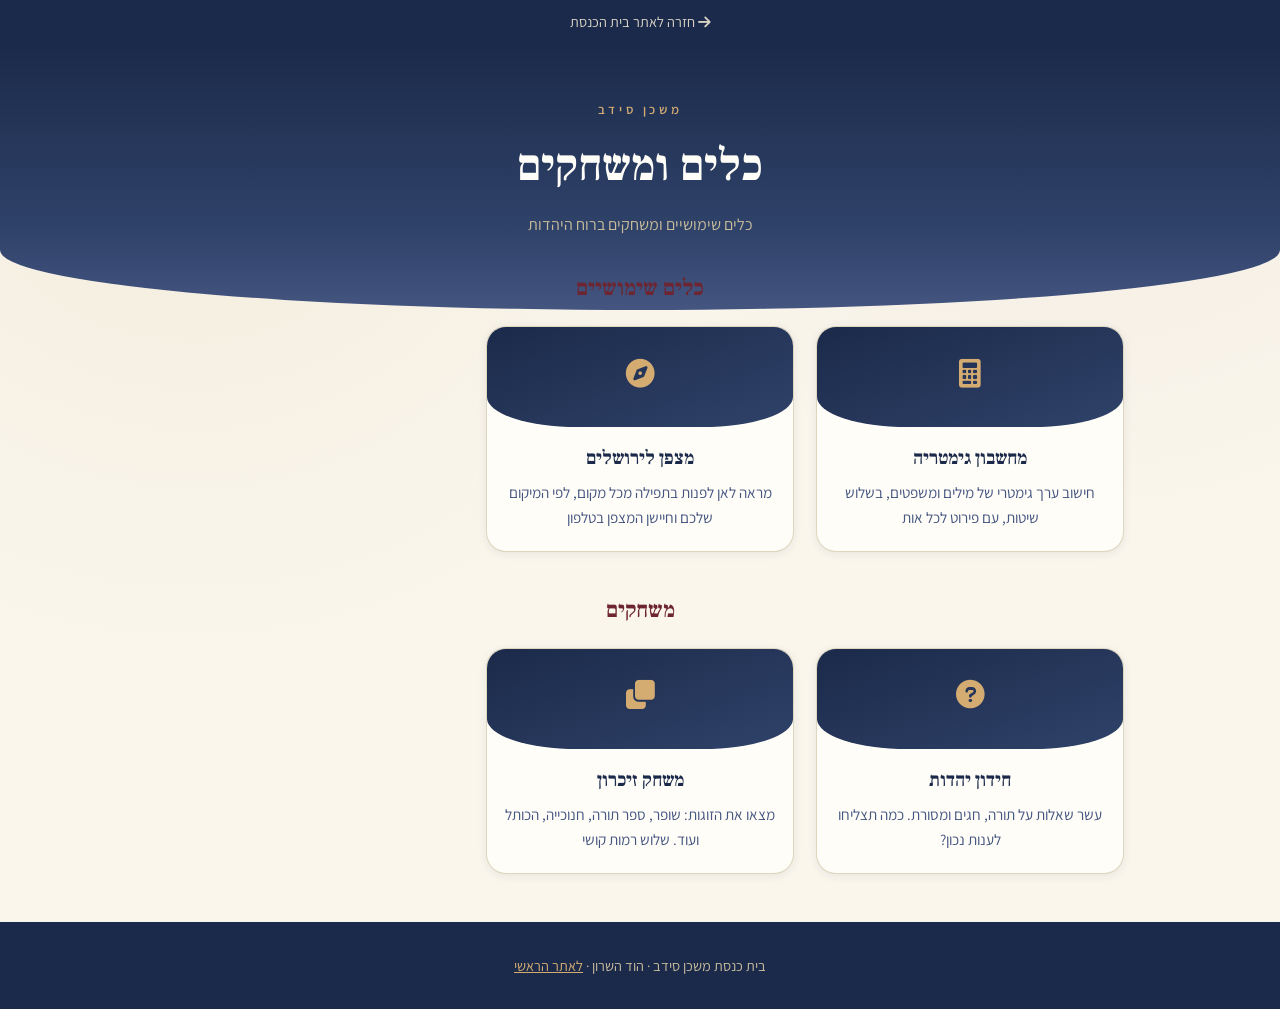
<file: tools/index.html>
<!DOCTYPE html>
<html lang="he" dir="rtl">
<head>
    <meta charset="UTF-8">
    <meta name="viewport" content="width=device-width, initial-scale=1.0">
    <title>כלים ומשחקים · משכן סידב</title>
    <link href="https://cdnjs.cloudflare.com/ajax/libs/font-awesome/6.0.0/css/all.min.css" rel="stylesheet">
    <link rel="preconnect" href="https://fonts.googleapis.com">
    <link href="https://fonts.googleapis.com/css2?family=Frank+Ruhl+Libre:wght@400;500;700&family=Assistant:wght@300;400;600;700&display=swap" rel="stylesheet">
    <link href="tools.css" rel="stylesheet">
</head>
<body>
    <div class="top-bar">
        <a href="../index.html"><i class="fa-solid fa-arrow-right"></i> חזרה לאתר בית הכנסת</a>
    </div>

    <header class="page-header">
        <p class="eyebrow">משכן סידב</p>
        <h1>כלים ומשחקים</h1>
        <p>כלים שימושיים ומשחקים ברוח היהדות</p>
    </header>

    <main>
        <h2 class="section-title">כלים שימושיים</h2>
        <div class="tool-grid">
            <a class="tool-card" href="gematria.html">
                <div class="tool-head"><i class="fa-solid fa-calculator"></i></div>
                <h3>מחשבון גימטריה</h3>
                <p>חישוב ערך גימטרי של מילים ומשפטים, בשלוש שיטות, עם פירוט לכל אות</p>
            </a>
            <a class="tool-card" href="compass.html">
                <div class="tool-head"><i class="fa-solid fa-compass"></i></div>
                <h3>מצפן לירושלים</h3>
                <p>מראה לאן לפנות בתפילה מכל מקום, לפי המיקום שלכם וחיישן המצפן בטלפון</p>
            </a>
        </div>

        <h2 class="section-title">משחקים</h2>
        <div class="tool-grid">
            <a class="tool-card" href="quiz.html">
                <div class="tool-head"><i class="fa-solid fa-circle-question"></i></div>
                <h3>חידון יהדות</h3>
                <p>עשר שאלות על תורה, חגים ומסורת. כמה תצליחו לענות נכון?</p>
            </a>
            <a class="tool-card" href="memory.html">
                <div class="tool-head"><i class="fa-solid fa-clone"></i></div>
                <h3>משחק זיכרון</h3>
                <p>מצאו את הזוגות: שופר, ספר תורה, חנוכייה, הכותל ועוד. שלוש רמות קושי</p>
            </a>
        </div>
    </main>

    <footer>
        <p>בית כנסת משכן סידב · הוד השרון · <a href="../index.html">לאתר הראשי</a></p>
    </footer>
</body>
</html>
</file>
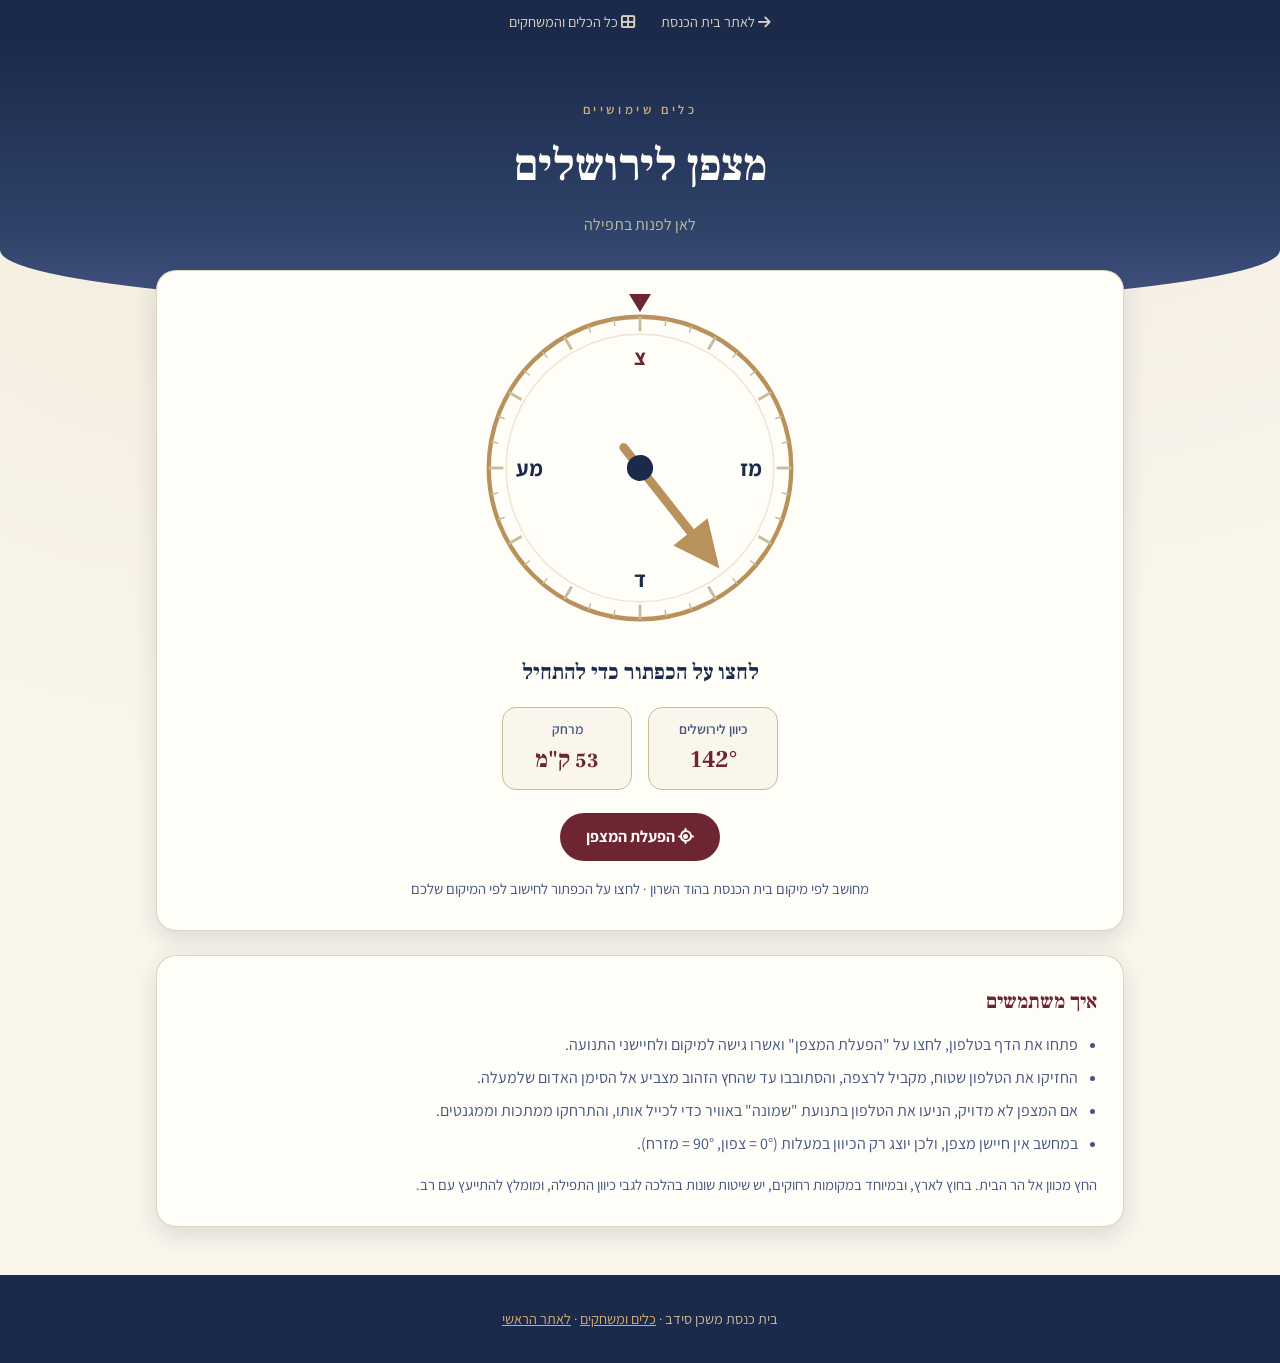
<file: tools/compass.html>
<!DOCTYPE html>
<html lang="he" dir="rtl">
<head>
    <meta charset="UTF-8">
    <meta name="viewport" content="width=device-width, initial-scale=1.0">
    <title>מצפן לירושלים · משכן סידב</title>
    <link href="https://cdnjs.cloudflare.com/ajax/libs/font-awesome/6.0.0/css/all.min.css" rel="stylesheet">
    <link rel="preconnect" href="https://fonts.googleapis.com">
    <link href="https://fonts.googleapis.com/css2?family=Frank+Ruhl+Libre:wght@400;500;700&family=Assistant:wght@300;400;600;700&display=swap" rel="stylesheet">
    <link href="tools.css" rel="stylesheet">
    <style>
        .compass-card { text-align: center; }
        .compass-wrap {
            position: relative;
            width: min(320px, 82vw);
            aspect-ratio: 1;
            margin: 0.5rem auto 1.2rem;
        }
        /* Fixed marker: the direction the top of the phone points to. */
        .heading-marker {
            position: absolute;
            top: -14px;
            left: 50%;
            transform: translateX(-50%);
            width: 0; height: 0;
            border-left: 11px solid transparent;
            border-right: 11px solid transparent;
            border-top: 18px solid var(--wine);
            z-index: 2;
        }
        .dial {
            width: 100%;
            height: 100%;
            transition: transform 0.15s linear;
        }
        .compass-wrap.aligned .dial circle.ring { stroke: var(--ok); }

        .status {
            font-family: var(--font-display);
            font-size: 1.35rem;
            font-weight: 700;
            color: var(--ink);
            min-height: 2.2rem;
        }
        .status.aligned { color: var(--ok); }
        .facts {
            display: flex;
            justify-content: center;
            gap: 1rem;
            flex-wrap: wrap;
            margin: 1rem 0 1.4rem;
        }
        .fact {
            background: var(--cream);
            border: 1px solid var(--stone-dark);
            border-radius: 14px;
            padding: 0.6rem 1.2rem;
            min-width: 130px;
        }
        .fact .label { display: block; font-size: 0.85rem; color: var(--ink-soft); font-weight: 600; }
        .fact .value { display: block; font-family: var(--font-display); font-size: 1.5rem; color: var(--wine); font-weight: 700; }
        .note { color: var(--ink-soft); font-size: 0.92rem; margin-top: 1rem; }
        .card ul { padding-right: 1.2rem; color: var(--ink-soft); }
        .card li { margin-bottom: 0.4rem; }
    </style>
</head>
<body>
    <div class="top-bar">
        <a href="../index.html"><i class="fa-solid fa-arrow-right"></i> לאתר בית הכנסת</a>
        <a href="index.html"><i class="fa-solid fa-table-cells-large"></i> כל הכלים והמשחקים</a>
    </div>

    <header class="page-header">
        <p class="eyebrow">כלים שימושיים</p>
        <h1>מצפן לירושלים</h1>
        <p>לאן לפנות בתפילה</p>
    </header>

    <main>
        <div class="card compass-card">
            <div class="compass-wrap" id="compass-wrap">
                <div class="heading-marker" aria-hidden="true"></div>
                <svg class="dial" id="dial" viewBox="-110 -110 220 220" role="img" aria-label="מצפן עם חץ לכיוון ירושלים">
                    <circle class="ring" r="104" fill="#fffdf7" stroke="#b8925a" stroke-width="3"/>
                    <circle r="92" fill="none" stroke="#ede6d3" stroke-width="1"/>
                    <g id="ticks" stroke="#c9bc9c"></g>
                    <g font-family="Assistant, sans-serif" font-weight="700" font-size="15" text-anchor="middle" dominant-baseline="central">
                        <text x="0" y="-76" fill="#6e2532">צ</text>
                        <text x="76" y="0" fill="#1b2a4a">מז</text>
                        <text x="0" y="76" fill="#1b2a4a">ד</text>
                        <text x="-76" y="0" fill="#1b2a4a">מע</text>
                    </g>
                    <!-- Arrow to Jerusalem; rotated to the bearing inside the dial. -->
                    <g id="jerusalem-arrow">
                        <line x1="0" y1="18" x2="0" y2="-58" stroke="#b8925a" stroke-width="6" stroke-linecap="round"/>
                        <polygon points="0,-88 -15,-56 15,-56" fill="#b8925a"/>
                        <circle r="9" fill="#1b2a4a"/>
                    </g>
                </svg>
            </div>

            <p class="status" id="status" aria-live="polite">לחצו על הכפתור כדי להתחיל</p>

            <div class="facts">
                <div class="fact"><span class="label">כיוון לירושלים</span><span class="value" id="bearing">—</span></div>
                <div class="fact"><span class="label">מרחק</span><span class="value" id="distance">—</span></div>
            </div>

            <button type="button" class="btn" id="start-btn"><i class="fa-solid fa-location-crosshairs"></i> הפעלת המצפן</button>
            <p class="note" id="location-note"></p>
        </div>

        <div class="card">
            <h2>איך משתמשים</h2>
            <ul>
                <li>פתחו את הדף בטלפון, לחצו על "הפעלת המצפן" ואשרו גישה למיקום ולחיישני התנועה.</li>
                <li>החזיקו את הטלפון שטוח, מקביל לרצפה, והסתובבו עד שהחץ הזהוב מצביע אל הסימן האדום שלמעלה.</li>
                <li>אם המצפן לא מדויק, הניעו את הטלפון בתנועת "שמונה" באוויר כדי לכייל אותו, והתרחקו ממתכות וממגנטים.</li>
                <li>במחשב אין חיישן מצפן, ולכן יוצג רק הכיוון במעלות (0° = צפון, 90° = מזרח).</li>
            </ul>
            <p class="note">החץ מכוון אל הר הבית. בחוץ לארץ, ובמיוחד במקומות רחוקים, יש שיטות שונות בהלכה לגבי כיוון התפילה, ומומלץ להתייעץ עם רב.</p>
        </div>
    </main>

    <footer>
        <p>בית כנסת משכן סידב · <a href="index.html">כלים ומשחקים</a> · <a href="../index.html">לאתר הראשי</a></p>
    </footer>

    <script>
        const TEMPLE_MOUNT = { lat: 31.7781, lon: 35.2354 };
        // Used when the visitor does not share their location.
        const SYNAGOGUE = { lat: 32.1500, lon: 34.8900, name: 'הוד השרון' };
        const ALIGNED_TOLERANCE = 10; // degrees

        const toRad = (d) => d * Math.PI / 180;
        const toDeg = (r) => r * 180 / Math.PI;

        // Initial great-circle bearing, clockwise from true north.
        function bearingTo(from, to) {
            const φ1 = toRad(from.lat), φ2 = toRad(to.lat), Δλ = toRad(to.lon - from.lon);
            const y = Math.sin(Δλ) * Math.cos(φ2);
            const x = Math.cos(φ1) * Math.sin(φ2) - Math.sin(φ1) * Math.cos(φ2) * Math.cos(Δλ);
            return (toDeg(Math.atan2(y, x)) + 360) % 360;
        }

        function distanceKm(from, to) {
            const φ1 = toRad(from.lat), φ2 = toRad(to.lat);
            const a = Math.sin(toRad(to.lat - from.lat) / 2) ** 2 +
                      Math.cos(φ1) * Math.cos(φ2) * Math.sin(toRad(to.lon - from.lon) / 2) ** 2;
            return 6371 * 2 * Math.atan2(Math.sqrt(a), Math.sqrt(1 - a));
        }

        function directionName(deg) {
            const names = ['צפון', 'צפון־מזרח', 'מזרח', 'דרום־מזרח', 'דרום', 'דרום־מערב', 'מערב', 'צפון־מערב'];
            return names[Math.round(deg / 45) % 8];
        }

        // Tick marks every 10°, longer every 30°.
        document.getElementById('ticks').innerHTML = Array.from({ length: 36 }, (_, i) => {
            const len = i % 3 === 0 ? 10 : 5;
            return `<line x1="0" y1="-104" x2="0" y2="${-104 + len}" stroke-width="${i % 3 === 0 ? 2 : 1}" transform="rotate(${i * 10})"/>`;
        }).join('');

        const dial = document.getElementById('dial');
        const arrow = document.getElementById('jerusalem-arrow');
        const wrap = document.getElementById('compass-wrap');
        const statusEl = document.getElementById('status');
        const startBtn = document.getElementById('start-btn');

        let targetBearing = null;
        let dialRotation = 0; // accumulated, so the dial never spins the long way round 359°→0°
        let hasCompass = false;
        let compassWarning = '';

        function setLocation(position, label) {
            targetBearing = bearingTo(position, TEMPLE_MOUNT);
            arrow.setAttribute('transform', `rotate(${targetBearing})`);
            document.getElementById('bearing').textContent = `${Math.round(targetBearing)}°`;
            const km = distanceKm(position, TEMPLE_MOUNT);
            document.getElementById('distance').textContent = km < 1 ? `${Math.round(km * 1000)} מ'` : `${Math.round(km).toLocaleString('he-IL')} ק"מ`;
            document.getElementById('location-note').textContent = label + compassWarning;
            if (!hasCompass) {
                statusEl.textContent = `ירושלים בכיוון ${directionName(targetBearing)} (${Math.round(targetBearing)}°)`;
            }
        }

        function onHeading(heading) {
            if (heading == null || isNaN(heading)) return;
            if (!hasCompass) {
                hasCompass = true;
                startBtn.hidden = true;
            }
            const screenAngle = (screen.orientation && screen.orientation.angle) || window.orientation || 0;
            heading = (heading + screenAngle + 360) % 360;

            const target = -heading;
            let delta = ((target - dialRotation) % 360 + 540) % 360 - 180;
            dialRotation += delta;
            dial.style.transform = `rotate(${dialRotation}deg)`;

            if (targetBearing == null) return;
            const off = ((targetBearing - heading) % 360 + 540) % 360 - 180;
            const aligned = Math.abs(off) <= ALIGNED_TOLERANCE;
            wrap.classList.toggle('aligned', aligned);
            statusEl.classList.toggle('aligned', aligned);
            statusEl.textContent = aligned
                ? 'אתם פונים לירושלים'
                : off > 0 ? 'הסתובבו ימינה' : 'הסתובבו שמאלה';
            if (aligned && !wrap.dataset.buzzed && navigator.vibrate) {
                navigator.vibrate(80);
                wrap.dataset.buzzed = '1';
            }
            if (!aligned) delete wrap.dataset.buzzed;
        }

        function startOrientation() {
            // iOS Safari: webkitCompassHeading is already clockwise from north.
            const handleIOS = (e) => onHeading(e.webkitCompassHeading);
            // Android/Chrome: absolute alpha is counter-clockwise from north.
            const handleAbsolute = (e) => { if (e.absolute || e.type === 'deviceorientationabsolute') onHeading(360 - e.alpha); };

            if ('ondeviceorientationabsolute' in window) {
                window.addEventListener('deviceorientationabsolute', handleAbsolute);
            } else {
                window.addEventListener('deviceorientation', (e) => {
                    if (typeof e.webkitCompassHeading === 'number') handleIOS(e);
                    else handleAbsolute(e);
                });
            }

            setTimeout(() => {
                if (!hasCompass) {
                    compassWarning = ' · לא נמצא חיישן מצפן במכשיר. השתמשו בכיוון במעלות עם מצפן רגיל.';
                    document.getElementById('location-note').textContent += compassWarning;
                }
            }, 3000);
        }

        function startLocation() {
            const fallback = (reason) => setLocation(SYNAGOGUE, `${reason} · מחושב לפי מיקום בית הכנסת ב${SYNAGOGUE.name}`);
            if (!navigator.geolocation) return fallback('המיקום אינו זמין בדפדפן');
            statusEl.textContent = 'מאתר מיקום…';
            navigator.geolocation.getCurrentPosition(
                (pos) => setLocation({ lat: pos.coords.latitude, lon: pos.coords.longitude }, 'מחושב לפי המיקום הנוכחי שלכם'),
                () => fallback('לא התקבלה הרשאה למיקום'),
                { enableHighAccuracy: true, timeout: 10000, maximumAge: 600000 }
            );
        }

        startBtn.addEventListener('click', async () => {
            // iOS 13+ requires asking for motion permission from a user gesture.
            if (typeof DeviceOrientationEvent !== 'undefined' && typeof DeviceOrientationEvent.requestPermission === 'function') {
                try {
                    const result = await DeviceOrientationEvent.requestPermission();
                    if (result !== 'granted') {
                        document.getElementById('location-note').textContent = 'לא התקבלה הרשאה לחיישני התנועה.';
                    }
                } catch (e) { /* ignore and continue with location only */ }
            }
            startOrientation();
            startLocation();
        });

        // Show the synagogue-based direction until the visitor starts the compass.
        setLocation(SYNAGOGUE, `מחושב לפי מיקום בית הכנסת ב${SYNAGOGUE.name} · לחצו על הכפתור לחישוב לפי המיקום שלכם`);
        statusEl.textContent = 'לחצו על הכפתור כדי להתחיל';
    </script>
</body>
</html>
</file>
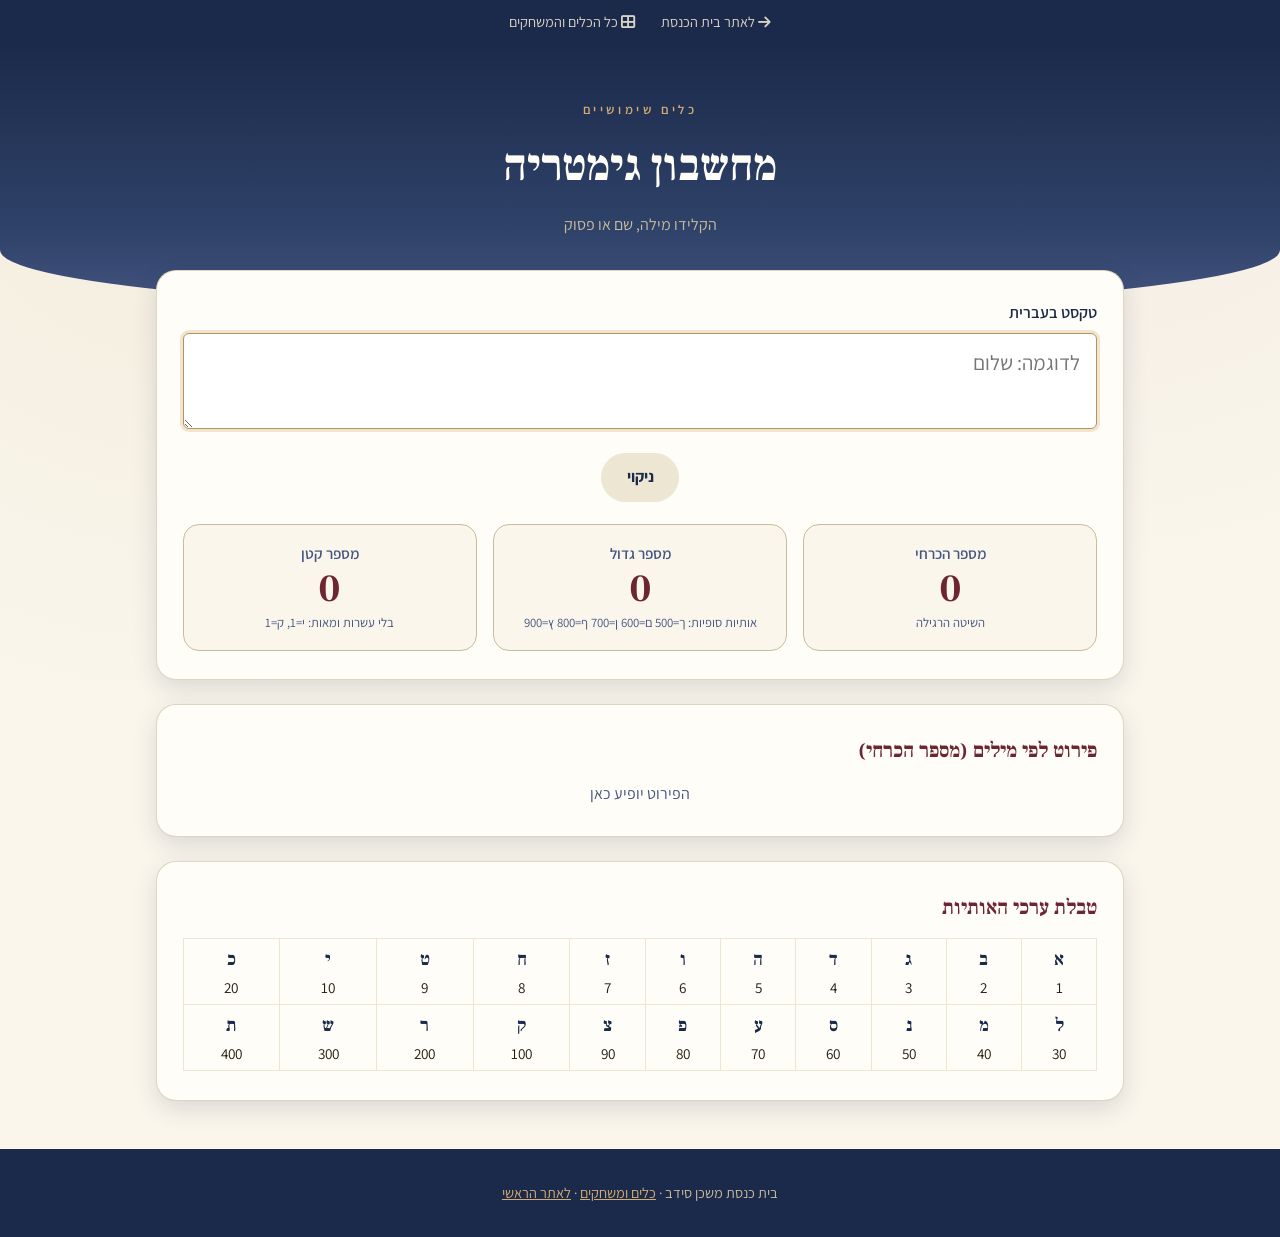
<file: tools/gematria.html>
<!DOCTYPE html>
<html lang="he" dir="rtl">
<head>
    <meta charset="UTF-8">
    <meta name="viewport" content="width=device-width, initial-scale=1.0">
    <title>מחשבון גימטריה · משכן סידב</title>
    <link href="https://cdnjs.cloudflare.com/ajax/libs/font-awesome/6.0.0/css/all.min.css" rel="stylesheet">
    <link rel="preconnect" href="https://fonts.googleapis.com">
    <link href="https://fonts.googleapis.com/css2?family=Frank+Ruhl+Libre:wght@400;500;700&family=Assistant:wght@300;400;600;700&display=swap" rel="stylesheet">
    <link href="tools.css" rel="stylesheet">
    <style>
        .totals {
            display: grid;
            grid-template-columns: repeat(auto-fit, minmax(180px, 1fr));
            gap: 1rem;
            margin-top: 1.4rem;
        }
        .total {
            background: var(--cream);
            border: 1px solid var(--stone-dark);
            border-radius: 16px;
            padding: 1rem;
            text-align: center;
        }
        .total .label { display: block; font-weight: 600; color: var(--ink-soft); font-size: 0.95rem; }
        .total .value { display: block; font-family: var(--font-display); font-size: 2.4rem; font-weight: 700; color: var(--wine); line-height: 1.2; }
        .total .hint { display: block; font-size: 0.8rem; color: var(--ink-soft); }

        .words { display: flex; flex-wrap: wrap; gap: 0.8rem; justify-content: center; margin-top: 0.5rem; }
        .word {
            border: 1px solid var(--stone-dark);
            border-radius: 14px;
            padding: 0.6rem 0.8rem;
            background: #fff;
            text-align: center;
        }
        .word .letters { display: flex; gap: 0.25rem; justify-content: center; }
        .word .letter { display: flex; flex-direction: column; min-width: 1.8rem; }
        .word .letter b { font-family: var(--font-display); font-size: 1.4rem; color: var(--ink); }
        .word .letter small { color: var(--ink-soft); font-size: 0.75rem; }
        .word .sum { margin-top: 0.3rem; font-weight: 700; color: var(--wine); border-top: 1px solid var(--stone); padding-top: 0.3rem; }
        .empty { text-align: center; color: var(--ink-soft); }

        table.values { width: 100%; border-collapse: collapse; font-size: 0.95rem; }
        table.values td { border: 1px solid var(--stone); padding: 0.3rem; text-align: center; }
        table.values td b { font-family: var(--font-display); font-size: 1.15rem; color: var(--ink); }
    </style>
</head>
<body>
    <div class="top-bar">
        <a href="../index.html"><i class="fa-solid fa-arrow-right"></i> לאתר בית הכנסת</a>
        <a href="index.html"><i class="fa-solid fa-table-cells-large"></i> כל הכלים והמשחקים</a>
    </div>

    <header class="page-header">
        <p class="eyebrow">כלים שימושיים</p>
        <h1>מחשבון גימטריה</h1>
        <p>הקלידו מילה, שם או פסוק</p>
    </header>

    <main>
        <div class="card">
            <label class="field">
                <span>טקסט בעברית</span>
                <textarea id="gematria-input" rows="2" placeholder="לדוגמה: שלום" autofocus></textarea>
            </label>
            <div style="text-align:center;">
                <button type="button" class="btn secondary" id="clear-btn">ניקוי</button>
            </div>

            <div class="totals" aria-live="polite">
                <div class="total">
                    <span class="label">מספר הכרחי</span>
                    <span class="value" id="total-standard">0</span>
                    <span class="hint">השיטה הרגילה</span>
                </div>
                <div class="total">
                    <span class="label">מספר גדול</span>
                    <span class="value" id="total-gadol">0</span>
                    <span class="hint">אותיות סופיות: ך=500 ם=600 ן=700 ף=800 ץ=900</span>
                </div>
                <div class="total">
                    <span class="label">מספר קטן</span>
                    <span class="value" id="total-katan">0</span>
                    <span class="hint">בלי עשרות ומאות: י=1, ק=1</span>
                </div>
            </div>
        </div>

        <div class="card">
            <h2>פירוט לפי מילים (מספר הכרחי)</h2>
            <div class="words" id="words"><p class="empty">הפירוט יופיע כאן</p></div>
        </div>

        <div class="card">
            <h2>טבלת ערכי האותיות</h2>
            <table class="values" id="values-table"></table>
        </div>
    </main>

    <footer>
        <p>בית כנסת משכן סידב · <a href="index.html">כלים ומשחקים</a> · <a href="../index.html">לאתר הראשי</a></p>
    </footer>

    <script>
        const VALUES = {
            'א': 1, 'ב': 2, 'ג': 3, 'ד': 4, 'ה': 5, 'ו': 6, 'ז': 7, 'ח': 8, 'ט': 9,
            'י': 10, 'כ': 20, 'ל': 30, 'מ': 40, 'נ': 50, 'ס': 60, 'ע': 70, 'פ': 80, 'צ': 90,
            'ק': 100, 'ר': 200, 'ש': 300, 'ת': 400,
            'ך': 20, 'ם': 40, 'ן': 50, 'ף': 80, 'ץ': 90
        };
        const GADOL_FINALS = { 'ך': 500, 'ם': 600, 'ן': 700, 'ף': 800, 'ץ': 900 };

        const standard = (ch) => VALUES[ch] || 0;
        const gadol = (ch) => GADOL_FINALS[ch] || standard(ch);
        // Mispar katan: drop the zeros (10→1, 200→2, 400→4).
        const katan = (ch) => {
            let v = standard(ch);
            while (v >= 10) v /= 10;
            return v;
        };

        // Remove niqqud and cantillation marks so vocalized verses work too.
        const clean = (text) => text.replace(/[֑-ׇ]/g, '');

        const input = document.getElementById('gematria-input');

        function update() {
            const text = clean(input.value);
            const letters = [...text].filter(ch => ch in VALUES);
            const sum = (fn) => letters.reduce((acc, ch) => acc + fn(ch), 0);

            document.getElementById('total-standard').textContent = sum(standard);
            document.getElementById('total-gadol').textContent = sum(gadol);
            document.getElementById('total-katan').textContent = sum(katan);

            const wordsBox = document.getElementById('words');
            const words = text.split(/[^א-ת]+/).filter(Boolean);
            if (!words.length) {
                wordsBox.innerHTML = '<p class="empty">הפירוט יופיע כאן</p>';
                return;
            }
            wordsBox.innerHTML = words.map(word => {
                const chars = [...word];
                const total = chars.reduce((acc, ch) => acc + standard(ch), 0);
                return `<div class="word">
                    <div class="letters">${chars.map(ch => `<span class="letter"><b>${ch}</b><small>${standard(ch)}</small></span>`).join('')}</div>
                    <div class="sum">${word} = ${total}</div>
                </div>`;
            }).join('');
        }

        input.addEventListener('input', update);
        document.getElementById('clear-btn').addEventListener('click', () => {
            input.value = '';
            update();
            input.focus();
        });

        // Letter value table: 22 letters in rows of 11.
        const base = Object.keys(VALUES).slice(0, 22);
        const rows = [base.slice(0, 11), base.slice(11)];
        document.getElementById('values-table').innerHTML = rows.map(row =>
            `<tr>${row.map(ch => `<td><b>${ch}</b><br>${VALUES[ch]}</td>`).join('')}</tr>`
        ).join('');
    </script>
</body>
</html>
</file>
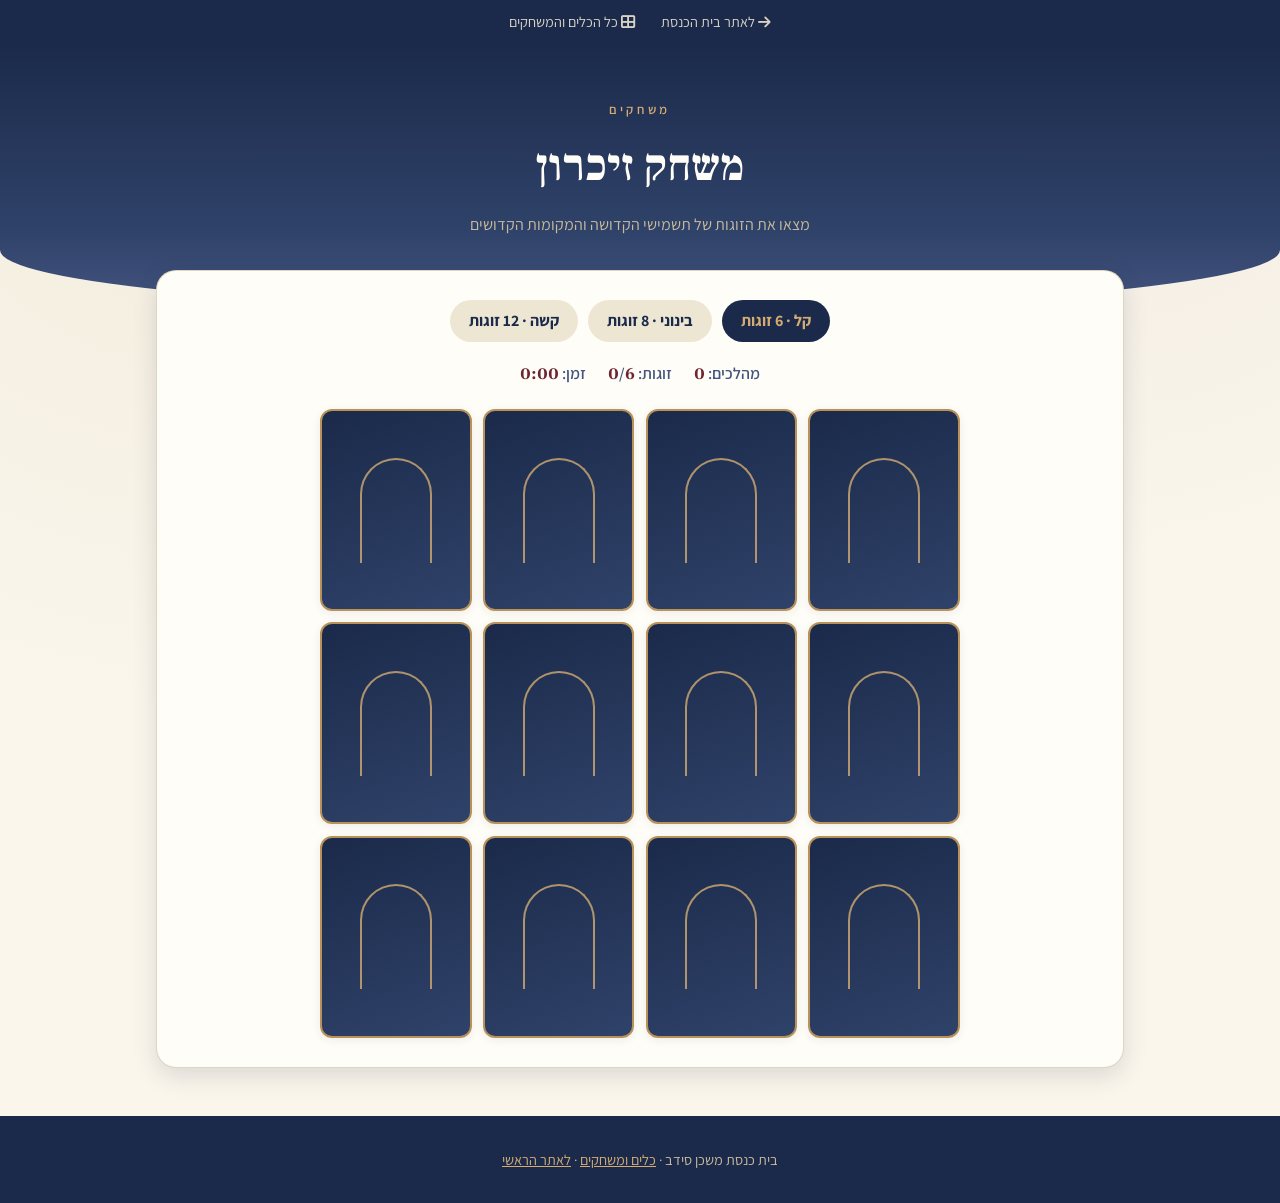
<file: tools/memory.html>
<!DOCTYPE html>
<html lang="he" dir="rtl">
<head>
    <meta charset="UTF-8">
    <meta name="viewport" content="width=device-width, initial-scale=1.0">
    <title>משחק זיכרון · משכן סידב</title>
    <link href="https://cdnjs.cloudflare.com/ajax/libs/font-awesome/6.0.0/css/all.min.css" rel="stylesheet">
    <link rel="preconnect" href="https://fonts.googleapis.com">
    <link href="https://fonts.googleapis.com/css2?family=Frank+Ruhl+Libre:wght@400;500;700&family=Assistant:wght@300;400;600;700&display=swap" rel="stylesheet">
    <link href="tools.css" rel="stylesheet">
    <style>
        .controls {
            display: flex;
            justify-content: center;
            align-items: center;
            gap: 0.6rem;
            flex-wrap: wrap;
            margin-bottom: 1rem;
        }
        .level-btn { padding: 0.5rem 1.2rem; }
        .level-btn[aria-pressed="true"] { background: var(--ink); color: var(--gold-bright); }
        .stats {
            display: flex;
            justify-content: center;
            gap: 1.4rem;
            flex-wrap: wrap;
            color: var(--ink-soft);
            font-weight: 600;
            margin-bottom: 1.2rem;
        }
        .stats b { color: var(--wine); font-family: var(--font-display); font-size: 1.2rem; }

        .board {
            display: grid;
            grid-template-columns: repeat(var(--cols, 4), 1fr);
            gap: 0.7rem;
            max-width: 640px;
            margin: 0 auto;
        }
        @media (max-width: 560px) {
            .board { --cols: 4 !important; gap: 0.45rem; }
        }

        .mem-card {
            aspect-ratio: 3 / 4;
            perspective: 800px;
            border: none;
            background: none;
            padding: 0;
            cursor: pointer;
            font: inherit;
        }
        .mem-inner {
            position: relative;
            width: 100%;
            height: 100%;
            transition: transform 0.45s var(--ease);
            transform-style: preserve-3d;
        }
        .mem-card.flipped .mem-inner, .mem-card.matched .mem-inner { transform: rotateY(180deg); }
        .mem-face {
            position: absolute;
            inset: 0;
            border-radius: 12px;
            backface-visibility: hidden;
            -webkit-backface-visibility: hidden;
            display: flex;
            flex-direction: column;
            align-items: center;
            justify-content: center;
            box-shadow: var(--shadow-sm);
        }
        /* Card back: night-blue with a brass arch, the site's signature motif. */
        .mem-back {
            background: linear-gradient(160deg, var(--ink) 0%, var(--ink-light) 100%);
            border: 2px solid var(--gold);
        }
        .mem-back::after {
            content: '';
            width: 46%;
            height: 52%;
            border: 2px solid var(--gold-bright);
            border-bottom: none;
            border-radius: 999px 999px 4px 4px;
            opacity: 0.8;
        }
        .mem-front {
            background: var(--paper);
            border: 2px solid var(--stone-dark);
            transform: rotateY(180deg);
            padding: 6%;
        }
        .mem-front svg { width: 82%; height: auto; flex: 1; }
        .mem-front span {
            font-weight: 700;
            color: var(--ink);
            font-size: clamp(0.62rem, 2.6vw, 0.88rem);
            line-height: 1.2;
            text-align: center;
        }
        .mem-card.matched .mem-front { border-color: var(--ok); background: #f3f8f1; }
        .mem-card:focus-visible { outline: 3px solid var(--gold-bright); outline-offset: 3px; border-radius: 12px; }

        .win {
            text-align: center;
            margin-top: 1.4rem;
        }
        .win h2 { color: var(--ok); font-size: 1.6rem; }
        .win p { color: var(--ink-soft); margin: 0.4rem 0 1rem; }
    </style>
</head>
<body>
    <div class="top-bar">
        <a href="../index.html"><i class="fa-solid fa-arrow-right"></i> לאתר בית הכנסת</a>
        <a href="index.html"><i class="fa-solid fa-table-cells-large"></i> כל הכלים והמשחקים</a>
    </div>

    <header class="page-header">
        <p class="eyebrow">משחקים</p>
        <h1>משחק זיכרון</h1>
        <p>מצאו את הזוגות של תשמישי הקדושה והמקומות הקדושים</p>
    </header>

    <main>
        <div class="card">
            <div class="controls" role="group" aria-label="רמת קושי">
                <button type="button" class="btn secondary level-btn" data-pairs="6">קל · 6 זוגות</button>
                <button type="button" class="btn secondary level-btn" data-pairs="8">בינוני · 8 זוגות</button>
                <button type="button" class="btn secondary level-btn" data-pairs="12">קשה · 12 זוגות</button>
            </div>
            <div class="stats" aria-live="polite">
                <span>מהלכים: <b id="moves">0</b></span>
                <span>זוגות: <b id="found">0</b>/<b id="total">0</b></span>
                <span>זמן: <b id="time">0:00</b></span>
            </div>
            <div class="board" id="board"></div>
            <div class="win" id="win" hidden></div>
        </div>
    </main>

    <footer>
        <p>בית כנסת משכן סידב · <a href="index.html">כלים ומשחקים</a> · <a href="../index.html">לאתר הראשי</a></p>
    </footer>

    <script>
        const GOLD = '#b8925a', GOLD_DARK = '#7a5a2e', INK = '#2f4269', WINE = '#6e2532';
        const flame = (x, y) => `<ellipse cx="${x}" cy="${y}" rx="3" ry="6" fill="#f0a030"/><ellipse cx="${x}" cy="${y + 1.5}" rx="1.4" ry="3" fill="#fde68a"/>`;

        // Hand-drawn 100×100 illustrations, in the site palette.
        const ITEMS = [
            { id: 'shofar', name: 'שופר', svg: `
                <path d="M12 80 Q14 70 24 64 Q44 54 60 40 Q72 28 76 12 L94 24 Q86 44 68 56 Q46 70 26 74 Q18 76 16 82 Z" fill="#d9b382" stroke="#8a5a2b" stroke-width="2.5" stroke-linejoin="round"/>
                <path d="M30 69 Q48 61 64 47" fill="none" stroke="#b88a55" stroke-width="2"/>
                <ellipse cx="85" cy="18" rx="10" ry="4.5" transform="rotate(34 85 18)" fill="#6b4421"/>` },
            { id: 'lulav', name: 'לולב', svg: `
                <ellipse cx="37" cy="42" rx="4" ry="20" transform="rotate(-10 37 42)" fill="#9cc47a"/>
                <ellipse cx="42" cy="38" rx="3.5" ry="20" transform="rotate(-4 42 38)" fill="#8fbf6a"/>
                ${[26, 34, 42, 50, 58].map(y => `<circle cx="62" cy="${y}" r="4" fill="#3f6b2c"/><circle cx="67" cy="${y + 4}" r="3.5" fill="#4f7d3a"/>`).join('')}
                <path d="M50 6 L55 70 L45 70 Z" fill="#6f9e4a" stroke="#4f7d3a" stroke-width="1.5"/>
                <line x1="50" y1="10" x2="50" y2="92" stroke="#4f7d3a" stroke-width="3"/>
                <rect x="40" y="66" width="20" height="9" rx="2" fill="${GOLD}"/>` },
            { id: 'chanukiah', name: 'חנוכייה', svg: `
                <rect x="34" y="86" width="32" height="6" rx="3" fill="${GOLD}"/>
                <rect x="47" y="58" width="6" height="30" fill="${GOLD}"/>
                <rect x="8" y="56" width="84" height="5" rx="2.5" fill="${GOLD}"/>
                ${[13, 22, 31, 40, 60, 69, 78, 87].map(x => `<rect x="${x - 2}" y="44" width="4" height="12" fill="#fff" stroke="#c9bc9c"/>${flame(x, 37)}`).join('')}
                <rect x="45" y="44" width="10" height="13" fill="${GOLD}"/>
                <rect x="48" y="30" width="4" height="14" fill="#fff" stroke="#c9bc9c"/>${flame(50, 23)}` },
            { id: 'torah', name: 'ספר תורה', svg: `
                <rect x="22" y="8" width="5" height="86" rx="2.5" fill="#6b4421"/>
                <rect x="73" y="8" width="5" height="86" rx="2.5" fill="#6b4421"/>
                <circle cx="24.5" cy="8" r="5" fill="${GOLD}"/><circle cx="75.5" cy="8" r="5" fill="${GOLD}"/>
                <rect x="34" y="26" width="32" height="48" fill="#fffaf0" stroke="#c9bc9c"/>
                ${[33, 39, 45, 51, 57, 63, 69].map(y => `<line x1="38" y1="${y}" x2="62" y2="${y}" stroke="#555" stroke-width="1.6"/>`).join('')}
                <rect x="15" y="22" width="19" height="56" rx="9" fill="#efe3c4" stroke="#8a6a3a" stroke-width="2"/>
                <rect x="66" y="22" width="19" height="56" rx="9" fill="#efe3c4" stroke="#8a6a3a" stroke-width="2"/>` },
            { id: 'candles', name: 'נרות שבת', svg: [34, 66].map(x => `
                <rect x="${x - 12}" y="86" width="24" height="5" rx="2.5" fill="${GOLD}"/>
                <rect x="${x - 3}" y="56" width="6" height="32" fill="${GOLD}"/>
                <path d="M${x - 10} 50 H${x + 10} L${x + 6} 57 H${x - 6} Z" fill="${GOLD}"/>
                <rect x="${x - 4}" y="22" width="8" height="28" fill="#fff" stroke="#c9bc9c"/>
                ${flame(x, 14)}`).join('') },
            { id: 'kiddush', name: 'גביע קידוש', svg: `
                <path d="M26 16 H74 Q74 52 50 60 Q26 52 26 16 Z" fill="#c9ced6" stroke="#7d8794" stroke-width="2"/>
                <path d="M30 24 H70 Q68 48 50 54 Q32 48 30 24 Z" fill="${WINE}"/>
                <rect x="46" y="59" width="8" height="22" fill="#aab1bb"/>
                <ellipse cx="50" cy="84" rx="20" ry="6" fill="#aab1bb" stroke="#7d8794" stroke-width="2"/>` },
            { id: 'mezuzah', name: 'מזוזה', svg: `
                <rect x="34" y="8" width="32" height="84" rx="12" fill="${GOLD}" stroke="${GOLD_DARK}" stroke-width="2.5"/>
                <rect x="40" y="16" width="20" height="68" rx="8" fill="none" stroke="#e9d3a8" stroke-width="1.5"/>
                <text x="50" y="47" text-anchor="middle" dominant-baseline="central" font-family="Frank Ruhl Libre, serif" font-size="26" font-weight="700" fill="#fffdf7">ש</text>` },
            { id: 'magen', name: 'מגן דוד', svg: `
                <polygon points="50,10 84.6,70 15.4,70" fill="none" stroke="${INK}" stroke-width="6" stroke-linejoin="round"/>
                <polygon points="50,90 15.4,30 84.6,30" fill="none" stroke="${INK}" stroke-width="6" stroke-linejoin="round"/>` },
            { id: 'etrog', name: 'אתרוג', svg: `
                <path d="M50 18 Q78 26 76 56 Q74 84 50 88 Q26 84 24 56 Q22 26 50 18 Z" fill="#e8c547" stroke="#b8962a" stroke-width="2"/>
                <rect x="48" y="9" width="4" height="10" rx="2" fill="#7a5a2e"/>
                <path d="M42 30 Q36 40 38 52" fill="none" stroke="#f5dc7a" stroke-width="3" stroke-linecap="round"/>
                ${[[60, 40], [56, 62], [44, 70], [64, 54], [40, 58]].map(([x, y]) => `<circle cx="${x}" cy="${y}" r="1.3" fill="#c9a52e"/>`).join('')}` },
            { id: 'kotel', name: 'הכותל המערבי', svg: `
                <defs><clipPath id="kotel-clip"><rect x="8" y="14" width="84" height="76"/></clipPath></defs>
                <rect x="8" y="14" width="84" height="76" fill="#b9aa84"/>
                <g clip-path="url(#kotel-clip)">
                ${[0, 1, 2, 3, 4, 5].map(r => [-1, 0, 1, 2, 3].map(c => {
                    const x = 8 + c * 24 + (r % 2 ? 12 : 0), y = 14 + r * 12.6;
                    const shade = ['#e6dbbf', '#d8c9a3', '#ece3cb', '#d1c19a'][(r + c + 4) % 4];
                    return `<rect x="${x + 1}" y="${y + 1}" width="22" height="10.6" rx="1.5" fill="${shade}"/>`;
                }).join('')).join('')}
                </g>
                <path d="M30 27 q3 -6 6 0 q2 -5 5 0" fill="none" stroke="#5f8a3e" stroke-width="2.5" stroke-linecap="round"/>
                <path d="M62 52 q3 -6 6 0 q2 -5 5 0" fill="none" stroke="#5f8a3e" stroke-width="2.5" stroke-linecap="round"/>` },
            { id: 'luchot', name: 'לוחות הברית', svg: `
                <path d="M12 90 V34 A18 18 0 0 1 48 34 V90 Z" fill="#ddd6c6" stroke="#8c8370" stroke-width="2.5"/>
                <path d="M52 90 V34 A18 18 0 0 1 88 34 V90 Z" fill="#ddd6c6" stroke="#8c8370" stroke-width="2.5"/>
                ${[['א', 'ב', 'ג', 'ד', 'ה'], ['ו', 'ז', 'ח', 'ט', 'י']].map((letters, t) => letters.map((l, i) =>
                    `<text x="${t === 0 ? 70 : 30}" y="${36 + i * 11.5}" text-anchor="middle" dominant-baseline="central" font-family="Frank Ruhl Libre, serif" font-size="11" font-weight="700" fill="#4d4636">${l}</text>`
                ).join('')).join('')}` },
            { id: 'tallit', name: 'טלית', svg: `
                <rect x="12" y="26" width="76" height="46" fill="#fffdf7" stroke="#c9bc9c" stroke-width="2"/>
                <rect x="19" y="26" width="5" height="46" fill="${INK}"/><rect x="27" y="26" width="2.5" height="46" fill="${INK}"/>
                <rect x="76" y="26" width="5" height="46" fill="${INK}"/><rect x="70.5" y="26" width="2.5" height="46" fill="${INK}"/>
                <rect x="38" y="26" width="24" height="7" fill="${GOLD}"/>
                ${[[12, 26], [88, 26], [12, 72], [88, 72]].map(([x, y]) => [-2, 0, 2].map(d =>
                    `<line x1="${x}" y1="${y}" x2="${x + d * 1.5}" y2="${y + (y < 50 ? -12 : 14)}" stroke="#9aa4b5" stroke-width="1.2"/>`
                ).join('')).join('')}` }
        ];

        const board = document.getElementById('board');
        const winBox = document.getElementById('win');
        let first = null, second = null, lock = false;
        let moves = 0, found = 0, pairs = 6, timer = null, seconds = 0, started = false;

        const shuffle = (arr) => {
            const copy = [...arr];
            for (let i = copy.length - 1; i > 0; i--) {
                const j = Math.floor(Math.random() * (i + 1));
                [copy[i], copy[j]] = [copy[j], copy[i]];
            }
            return copy;
        };

        const formatTime = (s) => `${Math.floor(s / 60)}:${String(s % 60).padStart(2, '0')}`;

        function bestKey() { return `memory-best-${pairs}`; }
        function readBest() {
            try { return JSON.parse(localStorage.getItem(bestKey())); } catch (e) { return null; }
        }
        function saveBest(result) {
            try { localStorage.setItem(bestKey(), JSON.stringify(result)); } catch (e) { /* storage unavailable */ }
        }

        function newGame(pairCount) {
            pairs = pairCount;
            first = second = null;
            lock = false;
            moves = found = seconds = 0;
            started = false;
            clearInterval(timer);
            winBox.hidden = true;
            document.getElementById('moves').textContent = 0;
            document.getElementById('found').textContent = 0;
            document.getElementById('total').textContent = pairs;
            document.getElementById('time').textContent = '0:00';
            document.querySelectorAll('.level-btn').forEach(b =>
                b.setAttribute('aria-pressed', String(Number(b.dataset.pairs) === pairs)));

            board.style.setProperty('--cols', pairs === 12 ? 6 : 4);
            const chosen = shuffle(ITEMS).slice(0, pairs);
            board.innerHTML = '';
            shuffle([...chosen, ...chosen]).forEach(item => {
                const card = document.createElement('button');
                card.type = 'button';
                card.className = 'mem-card';
                card.dataset.id = item.id;
                card.setAttribute('aria-label', 'קלף הפוך');
                card.innerHTML = `
                    <div class="mem-inner">
                        <div class="mem-face mem-back"></div>
                        <div class="mem-face mem-front">
                            <svg viewBox="0 0 100 100" aria-hidden="true">${item.svg}</svg>
                            <span>${item.name}</span>
                        </div>
                    </div>`;
                card.addEventListener('click', () => flip(card, item));
                board.appendChild(card);
            });
        }

        function flip(card, item) {
            if (lock || card === first || card.classList.contains('matched')) return;
            if (!started) {
                started = true;
                timer = setInterval(() => {
                    document.getElementById('time').textContent = formatTime(++seconds);
                }, 1000);
            }
            card.classList.add('flipped');
            card.setAttribute('aria-label', item.name);

            if (!first) { first = card; return; }
            second = card;
            moves++;
            document.getElementById('moves').textContent = moves;

            if (first.dataset.id === second.dataset.id) {
                [first, second].forEach(c => { c.classList.add('matched'); c.setAttribute('aria-label', `${item.name} - נמצא זוג`); });
                first = second = null;
                found++;
                document.getElementById('found').textContent = found;
                if (found === pairs) finish();
            } else {
                lock = true;
                setTimeout(() => {
                    [first, second].forEach(c => { c.classList.remove('flipped'); c.setAttribute('aria-label', 'קלף הפוך'); });
                    first = second = null;
                    lock = false;
                }, 900);
            }
        }

        function finish() {
            clearInterval(timer);
            const best = readBest();
            const isRecord = !best || moves < best.moves || (moves === best.moves && seconds < best.seconds);
            if (isRecord) saveBest({ moves, seconds });
            const perfect = moves === pairs;
            winBox.innerHTML = `
                <h2>${perfect ? 'מושלם! בלי אף טעות' : 'כל הכבוד!'}</h2>
                <p>מצאתם את כל ${pairs} הזוגות ב־${moves} מהלכים, תוך ${formatTime(seconds)}.</p>
                <p>${isRecord ? 'זה השיא שלכם ברמה הזו!' : `השיא שלכם ברמה הזו: ${best.moves} מהלכים, ${formatTime(best.seconds)}`}</p>
                <button type="button" class="btn" id="again">משחק חדש</button>`;
            winBox.hidden = false;
            document.getElementById('again').addEventListener('click', () => newGame(pairs));
            winBox.scrollIntoView({ behavior: 'smooth', block: 'center' });
        }

        document.querySelectorAll('.level-btn').forEach(btn =>
            btn.addEventListener('click', () => newGame(Number(btn.dataset.pairs))));

        newGame(6);
    </script>
</body>
</html>
</file>
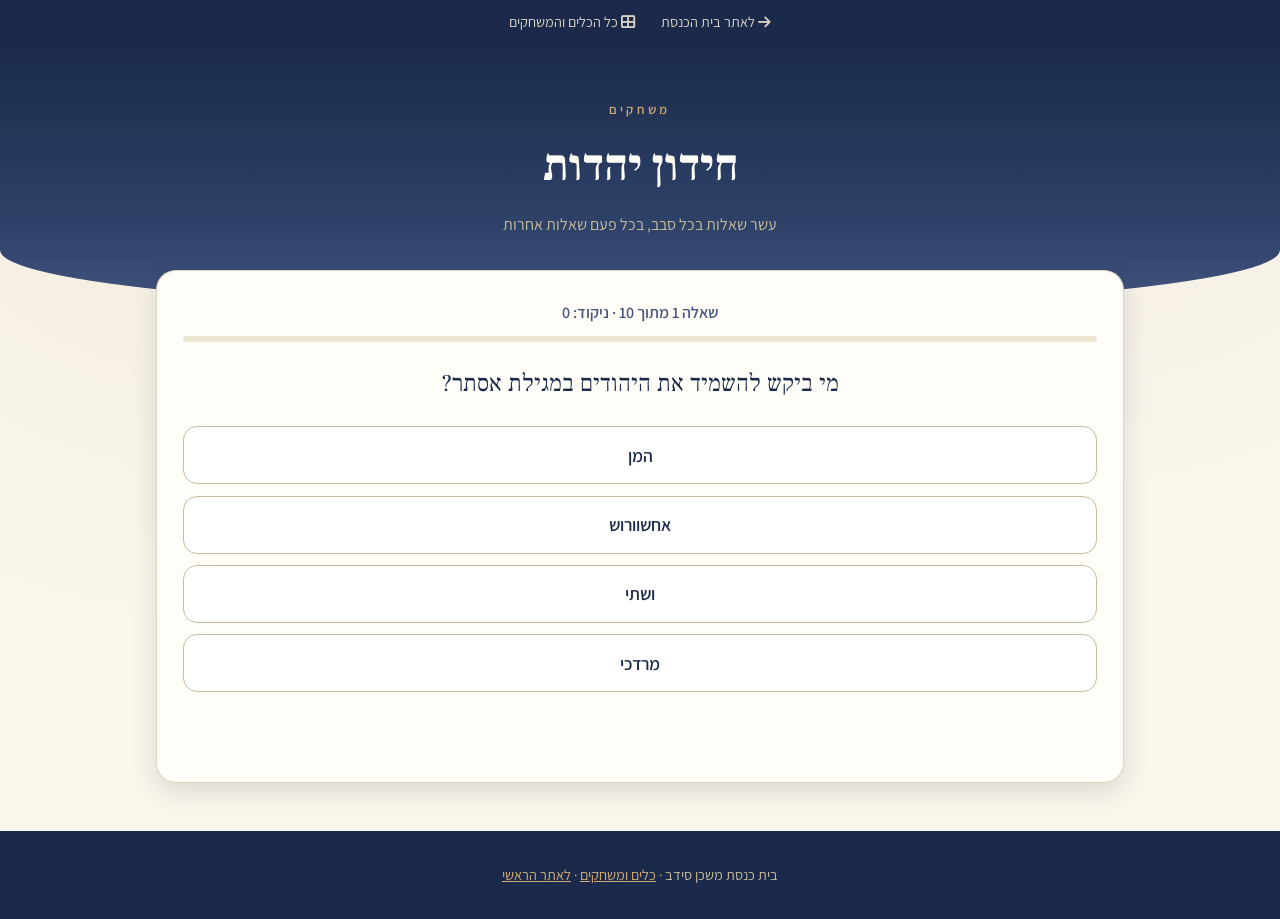
<file: tools/quiz.html>
<!DOCTYPE html>
<html lang="he" dir="rtl">
<head>
    <meta charset="UTF-8">
    <meta name="viewport" content="width=device-width, initial-scale=1.0">
    <title>חידון יהדות · משכן סידב</title>
    <link href="https://cdnjs.cloudflare.com/ajax/libs/font-awesome/6.0.0/css/all.min.css" rel="stylesheet">
    <link rel="preconnect" href="https://fonts.googleapis.com">
    <link href="https://fonts.googleapis.com/css2?family=Frank+Ruhl+Libre:wght@400;500;700&family=Assistant:wght@300;400;600;700&display=swap" rel="stylesheet">
    <link href="tools.css" rel="stylesheet">
    <style>
        .quiz { text-align: center; }
        .progress { color: var(--ink-soft); font-weight: 600; margin-bottom: 0.6rem; }
        .progress-bar { height: 6px; background: var(--stone); border-radius: 999px; overflow: hidden; margin-bottom: 1.4rem; }
        .progress-bar div { height: 100%; background: var(--gold); transition: width 0.3s var(--ease); }
        .question { font-family: var(--font-display); font-size: 1.5rem; color: var(--ink); margin-bottom: 1.4rem; }
        .answers { display: grid; gap: 0.7rem; }
        .answer {
            font: inherit;
            font-size: 1.1rem;
            font-weight: 600;
            padding: 0.85rem 1rem;
            border-radius: 14px;
            border: 1.5px solid var(--stone-dark);
            background: #fff;
            color: var(--ink);
            cursor: pointer;
            transition: border-color 0.2s, background 0.2s;
        }
        .answer:hover:not(:disabled) { border-color: var(--gold); background: var(--cream); }
        .answer:disabled { cursor: default; }
        .answer.correct { background: var(--ok); border-color: var(--ok); color: #fff; }
        .answer.wrong { background: var(--bad); border-color: var(--bad); color: #fff; }
        .feedback { min-height: 1.8rem; margin: 1rem 0; font-weight: 700; }
        .feedback.ok { color: var(--ok); }
        .feedback.bad { color: var(--bad); }
        .score { font-family: var(--font-display); font-size: 3.2rem; color: var(--wine); font-weight: 700; }
        .result-text { font-size: 1.15rem; color: var(--ink-soft); margin: 0.5rem 0 1.5rem; }
    </style>
</head>
<body>
    <div class="top-bar">
        <a href="../index.html"><i class="fa-solid fa-arrow-right"></i> לאתר בית הכנסת</a>
        <a href="index.html"><i class="fa-solid fa-table-cells-large"></i> כל הכלים והמשחקים</a>
    </div>

    <header class="page-header">
        <p class="eyebrow">משחקים</p>
        <h1>חידון יהדות</h1>
        <p>עשר שאלות בכל סבב, בכל פעם שאלות אחרות</p>
    </header>

    <main>
        <div class="card quiz" id="quiz" aria-live="polite"></div>
    </main>

    <footer>
        <p>בית כנסת משכן סידב · <a href="index.html">כלים ומשחקים</a> · <a href="../index.html">לאתר הראשי</a></p>
    </footer>

    <script>
        // The first answer in each list is the correct one; answers are shuffled on display.
        const QUESTIONS = [
            { q: 'כמה חומשים יש בתורה?', a: ['5', '4', '7', '10'] },
            { q: 'מהו הספר הראשון בתורה?', a: ['בראשית', 'שמות', 'דברים', 'ויקרא'] },
            { q: 'מהו הספר האחרון בתורה?', a: ['דברים', 'במדבר', 'יהושע', 'ויקרא'] },
            { q: 'על איזה הר ניתנה התורה?', a: ['הר סיני', 'הר המוריה', 'הר נבו', 'הר הכרמל'] },
            { q: 'מי היה הכהן הגדול הראשון?', a: ['אהרן', 'משה', 'פנחס', 'אלעזר'] },
            { q: 'מי מלך על ישראל אחרי שאול?', a: ['דוד', 'שלמה', 'שמואל', 'רחבעם'] },
            { q: 'מי בנה את בית המקדש הראשון?', a: ['שלמה המלך', 'דוד המלך', 'עזרא הסופר', 'יהושע בן נון'] },
            { q: 'כמה שבטים היו לעם ישראל?', a: ['12', '10', '7', '13'] },
            { q: 'מי היו שלושת האבות?', a: ['אברהם, יצחק ויעקב', 'משה, אהרן ומרים', 'יעקב, יוסף ובנימין', 'אדם, נח ואברהם'] },
            { q: 'כמה אמהות יש?', a: ['4', '3', '6', '12'] },
            { q: 'כמה ימים נמשך חג החנוכה?', a: ['8', '7', '6', '10'] },
            { q: 'איזו מגילה קוראים בפורים?', a: ['מגילת אסתר', 'מגילת רות', 'מגילת איכה', 'שיר השירים'] },
            { q: 'איזו מגילה קוראים בחג השבועות?', a: ['מגילת רות', 'מגילת אסתר', 'קהלת', 'איכה'] },
            { q: 'איזו מגילה קוראים בתשעה באב?', a: ['איכה', 'רות', 'קהלת', 'אסתר'] },
            { q: 'באיזה חודש חל יום הכיפורים?', a: ['תשרי', 'ניסן', 'אלול', 'חשוון'] },
            { q: 'באיזה תאריך חל ראש השנה לאילנות?', a: ['ט"ו בשבט', 'ל"ג בעומר', 'ט"ו באב', 'א\' בניסן'] },
            { q: 'כמה ימים סופרים את ספירת העומר?', a: ['49', '50', '40', '33'] },
            { q: 'כמה ברכות יש בתפילת העמידה של ימי חול?', a: ['19', '18', '7', '13'] },
            { q: 'איזו ברכה מברכים על הלחם?', a: ['המוציא לחם מן הארץ', 'בורא פרי האדמה', 'בורא מיני מזונות', 'שהכל נהיה בדברו'] },
            { q: 'איזו ברכה מברכים על פרי העץ, כמו תפוח?', a: ['בורא פרי העץ', 'בורא פרי האדמה', 'שהכל נהיה בדברו', 'בורא מיני מזונות'] },
            { q: 'מי הוביל את עם ישראל לארץ אחרי מות משה?', a: ['יהושע בן נון', 'כלב בן יפונה', 'אהרן', 'שמואל'] },
            { q: 'באיזה חג יושבים בסוכה?', a: ['סוכות', 'פסח', 'שבועות', 'חנוכה'] },
            { q: 'מה אוכלים בפסח במקום לחם?', a: ['מצה', 'חלה', 'פיתה', 'עוגה'] },
            { q: 'כמה מכות הביא ה\' על מצרים?', a: ['10', '7', '12', '40'] },
            { q: 'כמה שנים הלכו בני ישראל במדבר?', a: ['40', '7', '70', '12'] },
            { q: 'מה נברא ביום הראשון של בריאת העולם?', a: ['האור', 'האדם', 'בעלי החיים', 'השמש והירח'] },
            { q: 'מי בנה את התיבה לפני המבול?', a: ['נח', 'אברהם', 'משה', 'אדם'] },
            { q: 'כמה ימים ירד הגשם במבול?', a: ['40', '7', '150', '12'] },
            { q: 'מי הייתה אשתו של אברהם?', a: ['שרה', 'רבקה', 'רחל', 'לאה'] },
            { q: 'מי הייתה אשתו של יצחק?', a: ['רבקה', 'שרה', 'רחל', 'מרים'] },
            { q: 'מי היה אחיו התאום של יעקב?', a: ['עשו', 'ישמעאל', 'לבן', 'יוסף'] },
            { q: 'כמה בנים היו ליעקב אבינו?', a: ['12', '10', '7', '13'] },
            { q: 'מי מבני יעקב נמכר על ידי אחיו למצרים?', a: ['יוסף', 'בנימין', 'ראובן', 'יהודה'] },
            { q: 'מי הייתה אחותו של משה רבנו?', a: ['מרים', 'יוכבד', 'ציפורה', 'דבורה'] },
            { q: 'באיזה ספר בתורה מסופר על יציאת מצרים?', a: ['שמות', 'בראשית', 'ויקרא', 'דברים'] },
            { q: 'מה הייתה המכה הראשונה במצרים?', a: ['דם', 'צפרדע', 'ברד', 'חושך'] },
            { q: 'מה הייתה המכה האחרונה במצרים?', a: ['מכת בכורות', 'חושך', 'ארבה', 'ברד'] },
            { q: 'מה אכלו בני ישראל במדבר, שירד מן השמים?', a: ['מן', 'מצות', 'לחם', 'תמרים'] },
            { q: 'כמה דיברות נאמרו במעמד הר סיני?', a: ['10', '7', '12', '613'] },
            { q: 'על מה נכתבו עשרת הדיברות?', a: ['על לוחות אבן', 'על קלף', 'על עצי שיטים', 'על לוחות זהב'] },
            { q: 'איך ממשיך הפסוק "שמע ישראל..."?', a: ['ה\' אלוהינו ה\' אחד', 'ברוך שם כבוד מלכותו', 'מי כמוכה באלים ה\'', 'ואהבת לרעך כמוך'] },
            { q: 'מי היה המלך הראשון של ישראל?', a: ['שאול', 'דוד', 'שלמה', 'שמואל'] },
            { q: 'איזה נביא משח את שאול ואת דוד למלכים?', a: ['שמואל', 'נתן', 'אליהו', 'ישעיהו'] },
            { q: 'מי הייתה אמו של שמואל הנביא?', a: ['חנה', 'רות', 'דבורה', 'אסתר'] },
            { q: 'את מי ניצח דוד בקלע ובאבן?', a: ['גוליית', 'המן', 'פרעה', 'סנחריב'] },
            { q: 'איזה נביא עלה בסערה השמימה?', a: ['אליהו', 'אלישע', 'ירמיהו', 'יונה'] },
            { q: 'איזה נביא נבלע בבטן דג?', a: ['יונה', 'אליהו', 'יחזקאל', 'עמוס'] },
            { q: 'באיזו עיר עמד בית המקדש?', a: ['ירושלים', 'חברון', 'שכם', 'צפת'] },
            { q: 'באיזה חודש חל חג הפסח?', a: ['ניסן', 'אייר', 'תשרי', 'אדר'] },
            { q: 'באיזה תאריך מתחיל חג החנוכה?', a: ['כ"ה בכסלו', 'ט"ו בכסלו', 'א\' בטבת', 'י"ד באדר'] },
            { q: 'באיזה תאריך חל פורים (שאינו פורים שושן)?', a: ['י"ד באדר', 'ט"ו באדר', 'י"ג באדר', 'י"ד בניסן'] },
            { q: 'באיזה תאריך חל ראש השנה?', a: ['א\' בתשרי', 'י\' בתשרי', 'א\' בניסן', 'ט"ו בתשרי'] },
            { q: 'במה תוקעים בראש השנה?', a: ['שופר', 'חצוצרה', 'חליל', 'כינור'] },
            { q: 'איזה פרי הוא אחד מארבעת המינים?', a: ['אתרוג', 'רימון', 'תפוח', 'תאנה'] },
            { q: 'כמה ימים נמשך חג הסוכות לפי התורה?', a: ['7', '8', '6', '10'] },
            { q: 'באיזה חג מציינים את מתן תורה?', a: ['שבועות', 'פסח', 'סוכות', 'שמחת תורה'] },
            { q: 'מי הוביל את המרד נגד היוונים בימי חנוכה?', a: ['יהודה המכבי', 'יהושע בן נון', 'שמשון', 'גדעון'] },
            { q: 'כמה תפילות מתפללים ביום חול?', a: ['3', '2', '4', '5'] },
            { q: 'איך נקראת התפילה שמתפללים אחר הצהריים?', a: ['מנחה', 'שחרית', 'ערבית', 'מוסף'] },
            { q: 'איך נקרא הטקס שעושים במוצאי שבת?', a: ['הבדלה', 'קידוש', 'סעודה שלישית', 'ברכת המזון'] },
            { q: 'מי הייתה האישה הראשונה?', a: ['חוה', 'שרה', 'נעמה', 'רבקה'] },
            { q: 'מי הרג את הבל?', a: ['קין', 'שת', 'נח', 'עשו'] },
            { q: 'מה נתן ה\' לנח כאות שלא יהיה עוד מבול?', a: ['קשת בענן', 'יונה', 'עלה זית', 'כוכב'] },
            { q: 'מה שמו של הבן שנולד לאברהם ולשרה?', a: ['יצחק', 'ישמעאל', 'יעקב', 'לוט'] },
            { q: 'מה שמו של בנו של אברהם מהגר?', a: ['ישמעאל', 'יצחק', 'עשו', 'לבן'] },
            { q: 'איזה שם קיבל יעקב לאחר שנאבק עם המלאך?', a: ['ישראל', 'יהודה', 'אברהם', 'יוסף'] },
            { q: 'מי מנשות יעקב הייתה האהובה עליו?', a: ['רחל', 'לאה', 'בלהה', 'זלפה'] },
            { q: 'מי היה הצעיר מבני יעקב?', a: ['בנימין', 'יוסף', 'ראובן', 'לוי'] },
            { q: 'איזה בגד נתן יעקב ליוסף?', a: ['כתונת פסים', 'טלית', 'מעיל זהב', 'כתר'] },
            { q: 'מי מצאה את משה התינוק בתיבה ביאור?', a: ['בת פרעה', 'מרים', 'יוכבד', 'ציפורה'] },
            { q: 'איך נגלה ה\' למשה בפעם הראשונה?', a: ['בסנה הבוער', 'בעמוד ענן', 'בחלום', 'ברעם וברק'] },
            { q: 'איזה ים נבקע לבני ישראל ביציאת מצרים?', a: ['ים סוף', 'ים המלח', 'הים התיכון', 'ים כנרת'] },
            { q: 'איזה פסל עשו בני ישראל במדבר?', a: ['עגל הזהב', 'נחש הנחושת', 'אריה הזהב', 'נשר הכסף'] },
            { q: 'מה שמו של חותנו של משה?', a: ['יתרו', 'לבן', 'בלעם', 'עמרם'] },
            { q: 'מה שמה של אשת משה?', a: ['ציפורה', 'מרים', 'יוכבד', 'אלישבע'] },
            { q: 'כמה מרגלים שלח משה לתור את הארץ?', a: ['12', '2', '10', '40'] },
            { q: 'אילו שני מרגלים דיברו טוב על הארץ?', a: ['יהושע וכלב', 'משה ואהרן', 'אלדד ומידד', 'נדב ואביהוא'] },
            { q: 'חומות איזו עיר נפלו לאחר תקיעת שופרות?', a: ['יריחו', 'ירושלים', 'עזה', 'חברון'] },
            { q: 'איזה שופט היה סוד כוחו בשערו?', a: ['שמשון', 'גדעון', 'יפתח', 'עתניאל'] },
            { q: 'מי הייתה הנביאה ששפטה את ישראל?', a: ['דבורה', 'חנה', 'מרים', 'רות'] },
            { q: 'מה שמה של חמותה של רות?', a: ['נעמי', 'ערפה', 'חנה', 'שרה'] },
            { q: 'מי גידל את אסתר המלכה?', a: ['מרדכי', 'אחשוורוש', 'המן', 'עזרא'] },
            { q: 'מי היה המלך במגילת אסתר?', a: ['אחשוורוש', 'נבוכדנצר', 'כורש', 'פרעה'] },
            { q: 'מי ביקש להשמיד את היהודים במגילת אסתר?', a: ['המן', 'מרדכי', 'אחשוורוש', 'ושתי'] },
            { q: 'כמה כוסות יין שותים בליל הסדר?', a: ['4', '2', '3', '7'] },
            { q: 'איך מתחילות הקושיות שהילד שואל בליל הסדר?', a: ['מה נשתנה', 'עבדים היינו', 'דיינו', 'חד גדיא'] },
            { q: 'באיזה תאריך חל ל"ג בעומר?', a: ['י"ח באייר', 'ה\' באייר', 'ל"ג בניסן', 'ו\' בסיוון'] },
            { q: 'באיזה תאריך חל חג השבועות בארץ ישראל?', a: ['ו\' בסיוון', 'ט"ו בניסן', 'י"ח באייר', 'א\' בתמוז'] },
            { q: 'כמה מצוות יש בתורה לפי המסורת?', a: ['613', '248', '365', '10'] },
            { q: 'כמה פרקים יש בספר תהלים?', a: ['150', '100', '120', '176'] },
            { q: 'מי ערך את המשנה?', a: ['רבי יהודה הנשיא', 'הרמב"ם', 'רש"י', 'הלל הזקן'] },
            { q: 'כמה סדרים יש במשנה?', a: ['6', '5', '4', '12'] },
            { q: 'מי חיבר את ספר "משנה תורה"?', a: ['הרמב"ם', 'רש"י', 'הרמב"ן', 'רבי יוסף קארו'] },
            { q: 'מי חיבר את "שולחן ערוך"?', a: ['רבי יוסף קארו', 'הרמב"ם', 'רש"י', 'הגאון מווילנא'] },
            { q: 'מה פירוש ראשי התיבות רש"י?', a: ['רבי שלמה יצחקי', 'רבי שמעון יוחאי', 'רבי שמואל ישראלי', 'רבנו שלמה ירושלמי'] },
            { q: 'כמה ציציות יש בטלית?', a: ['4', '2', '8', '613'] },
            { q: 'איזו אימפריה החריבה את בית המקדש השני?', a: ['רומא', 'בבל', 'יוון', 'פרס'] },
            { q: 'איזו ממלכה החריבה את בית המקדש הראשון?', a: ['בבל', 'רומא', 'יוון', 'מצרים'] }
        ];
        const ROUND_SIZE = 10;

        const shuffle = (arr) => {
            const copy = [...arr];
            for (let i = copy.length - 1; i > 0; i--) {
                const j = Math.floor(Math.random() * (i + 1));
                [copy[i], copy[j]] = [copy[j], copy[i]];
            }
            return copy;
        };

        const quiz = document.getElementById('quiz');
        let round = [], current = 0, score = 0;

        function startRound() {
            round = shuffle(QUESTIONS).slice(0, ROUND_SIZE);
            current = 0;
            score = 0;
            showQuestion();
        }

        function showQuestion() {
            const { q, a } = round[current];
            const correct = a[0];
            quiz.innerHTML = `
                <p class="progress">שאלה ${current + 1} מתוך ${round.length} · ניקוד: ${score}</p>
                <div class="progress-bar"><div style="width:${(current / round.length) * 100}%"></div></div>
                <p class="question">${q}</p>
                <div class="answers">${shuffle(a).map(ans => `<button type="button" class="answer">${ans}</button>`).join('')}</div>
                <p class="feedback"></p>
            `;
            const feedback = quiz.querySelector('.feedback');
            quiz.querySelectorAll('.answer').forEach(btn => {
                btn.addEventListener('click', () => {
                    const isRight = btn.textContent === correct;
                    if (isRight) score++;
                    quiz.querySelectorAll('.answer').forEach(b => {
                        b.disabled = true;
                        if (b.textContent === correct) b.classList.add('correct');
                    });
                    if (!isRight) btn.classList.add('wrong');
                    feedback.className = 'feedback ' + (isRight ? 'ok' : 'bad');
                    feedback.textContent = isRight ? 'כל הכבוד! תשובה נכונה' : `התשובה הנכונה: ${correct}`;

                    const next = document.createElement('button');
                    next.type = 'button';
                    next.className = 'btn';
                    next.textContent = current + 1 < round.length ? 'לשאלה הבאה' : 'לתוצאה';
                    next.addEventListener('click', () => {
                        current++;
                        current < round.length ? showQuestion() : showResult();
                    });
                    quiz.appendChild(next);
                    next.focus();
                });
            });
        }

        function showResult() {
            const message =
                score === round.length ? 'מושלם! תלמיד חכם אמיתי' :
                score >= 7 ? 'יפה מאוד! ידע מרשים' :
                score >= 4 ? 'לא רע! תמיד אפשר ללמוד עוד' :
                'שווה לנסות שוב, וגם לבוא לשיעור בבית הכנסת';
            quiz.innerHTML = `
                <p class="progress">סיימתם את החידון</p>
                <p class="score">${score} / ${round.length}</p>
                <p class="result-text">${message}</p>
                <button type="button" class="btn" id="again">לסבב נוסף</button>
            `;
            document.getElementById('again').addEventListener('click', startRound);
        }

        startRound();
    </script>
</body>
</html>
</file>
<file: tools/tools.css>
/* ===================================================================
   "כלים ומשחקים" — shared styles for the tools area (tools/*.html).
   Same "שער" design system as the main synagogue page (index.html):
   Jerusalem stone, night techelet, brass and parochet wine, with the
   arch motif on headers and cards.
=================================================================== */
:root {
    --ink: #1b2a4a;
    --ink-light: #2f4269;
    --ink-soft: #445580;
    --stone: #ede6d3;
    --stone-dark: #c9bc9c;
    --cream: #faf6ec;
    --paper: #fffdf7;
    --gold: #b8925a;
    --gold-bright: #d4ac72;
    --wine: #6e2532;
    --wine-light: #8a3542;
    --ink-text: #241d12;
    --ok: #2e6b3f;
    --bad: #9b2c2c;

    --shadow-sm: 0 2px 10px rgba(27, 42, 74, 0.08);
    --shadow-md: 0 8px 24px rgba(27, 42, 74, 0.14);
    --shadow-lg: 0 20px 48px rgba(27, 42, 74, 0.22);

    --font-display: 'Frank Ruhl Libre', 'Times New Roman', serif;
    --font-body: 'Assistant', 'Segoe UI', Tahoma, sans-serif;

    --radius: 20px;
    --ease: cubic-bezier(0.4, 0, 0.2, 1);
}

* { margin: 0; padding: 0; box-sizing: border-box; }

@media (prefers-reduced-motion: reduce) {
    *, *::before, *::after {
        animation-duration: 0.001ms !important;
        transition-duration: 0.001ms !important;
    }
}

body {
    font-family: var(--font-body);
    background:
        radial-gradient(circle at 15% 8%, rgba(184,146,90,0.10), transparent 40%),
        radial-gradient(circle at 85% 0%, rgba(110,37,50,0.06), transparent 35%),
        var(--cream);
    color: var(--ink-text);
    direction: rtl;
    line-height: 1.65;
    overflow-x: hidden;
    min-height: 100vh;
    display: flex;
    flex-direction: column;
}

a { color: inherit; }
:focus-visible {
    outline: 3px solid var(--gold-bright);
    outline-offset: 3px;
    border-radius: 6px;
}
h1, h2, h3 { font-family: var(--font-display); }

/* ---------- top bar with back links ---------- */
.top-bar {
    background: var(--ink);
    color: var(--stone);
    font-size: 0.9rem;
    padding: 0.6rem 1rem;
    display: flex;
    justify-content: center;
    gap: 1.6rem;
    flex-wrap: wrap;
}
.top-bar a { text-decoration: none; opacity: 0.9; }
.top-bar a:hover { color: var(--gold-bright); opacity: 1; }

/* ---------- page header (arch) ---------- */
.page-header {
    background: linear-gradient(180deg, var(--ink) 0%, var(--ink-light) 70%, var(--ink-soft) 100%);
    color: var(--stone);
    text-align: center;
    padding: 3rem 1rem 4.5rem;
    border-radius: 0 0 50% 50% / 0 0 60px 60px;
}
.page-header .eyebrow {
    font-size: 0.8rem;
    letter-spacing: 0.28em;
    color: var(--gold-bright);
    font-weight: 600;
    margin-bottom: 0.6rem;
}
.page-header h1 {
    font-size: clamp(1.9rem, 5vw, 2.8rem);
    color: var(--paper);
}
.page-header p { color: var(--stone-dark); margin-top: 0.5rem; }

main {
    flex: 1;
    width: min(1000px, 100%);
    margin: -2.5rem auto 3rem;
    padding: 0 16px;
}

/* ---------- card ---------- */
.card {
    background: var(--paper);
    border-radius: var(--radius);
    border: 1px solid rgba(201,188,156,0.6);
    box-shadow: var(--shadow-md);
    padding: 1.8rem 1.6rem;
}
.card + .card { margin-top: 1.5rem; }
.card h2 { color: var(--wine); font-size: 1.3rem; margin-bottom: 0.8rem; }

/* ---------- hub grid ---------- */
.tool-grid {
    display: grid;
    grid-template-columns: repeat(auto-fill, minmax(260px, 1fr));
    gap: 1.4rem;
}
.tool-card {
    display: flex;
    flex-direction: column;
    background: var(--paper);
    border-radius: var(--radius);
    border: 1px solid rgba(201,188,156,0.6);
    box-shadow: var(--shadow-sm);
    overflow: hidden;
    text-decoration: none;
    text-align: center;
    transition: box-shadow 0.3s var(--ease), transform 0.3s var(--ease);
}
a.tool-card:hover { box-shadow: var(--shadow-lg); transform: translateY(-4px); }
.tool-card .tool-head {
    background: linear-gradient(160deg, var(--ink) 0%, var(--ink-light) 100%);
    color: var(--gold-bright);
    font-size: 1.8rem;
    padding: 1.4rem 1rem 1.9rem;
    border-radius: 0 0 90px 90px / 0 0 30px 30px;
}
.tool-card h3 { color: var(--ink); font-size: 1.2rem; margin: 1rem 1rem 0.3rem; }
.tool-card p { color: var(--ink-soft); font-size: 0.95rem; margin: 0 1rem 1.3rem; }
.tool-card.soon { opacity: 0.6; }
.tag {
    display: inline-block;
    margin: 0 auto 1.2rem;
    padding: 0.15rem 0.8rem;
    border-radius: 999px;
    font-size: 0.78rem;
    font-weight: 700;
    background: var(--stone);
    color: var(--wine);
}

.section-title {
    font-family: var(--font-display);
    color: var(--wine);
    font-size: 1.4rem;
    text-align: center;
    margin: 2.5rem 0 1.2rem;
}
.section-title:first-child { margin-top: 0; }

/* ---------- form controls ---------- */
.field { display: block; margin-bottom: 1rem; }
.field span { display: block; font-weight: 600; color: var(--ink); margin-bottom: 0.4rem; }
textarea, input[type="text"] {
    width: 100%;
    font: inherit;
    font-size: 1.3rem;
    padding: 0.8rem 1rem;
    border: 1.5px solid var(--stone-dark);
    border-radius: 14px;
    background: #fff;
    color: var(--ink-text);
    direction: rtl;
}
textarea:focus, input[type="text"]:focus { border-color: var(--gold); outline: none; box-shadow: 0 0 0 3px rgba(212,172,114,0.3); }

.btn {
    font: inherit;
    font-weight: 700;
    border: none;
    border-radius: 999px;
    padding: 0.7rem 1.6rem;
    background: var(--wine);
    color: var(--paper);
    cursor: pointer;
    transition: background 0.25s var(--ease), transform 0.25s var(--ease);
}
.btn:hover { background: var(--wine-light); transform: translateY(-2px); }
.btn.secondary { background: var(--stone); color: var(--ink); }
.btn.secondary:hover { background: var(--stone-dark); }

/* ---------- footer ---------- */
footer {
    background: var(--ink);
    color: var(--stone-dark);
    text-align: center;
    padding: 2rem 1rem;
    font-size: 0.9rem;
}
footer a { color: var(--gold-bright); }
</file>
